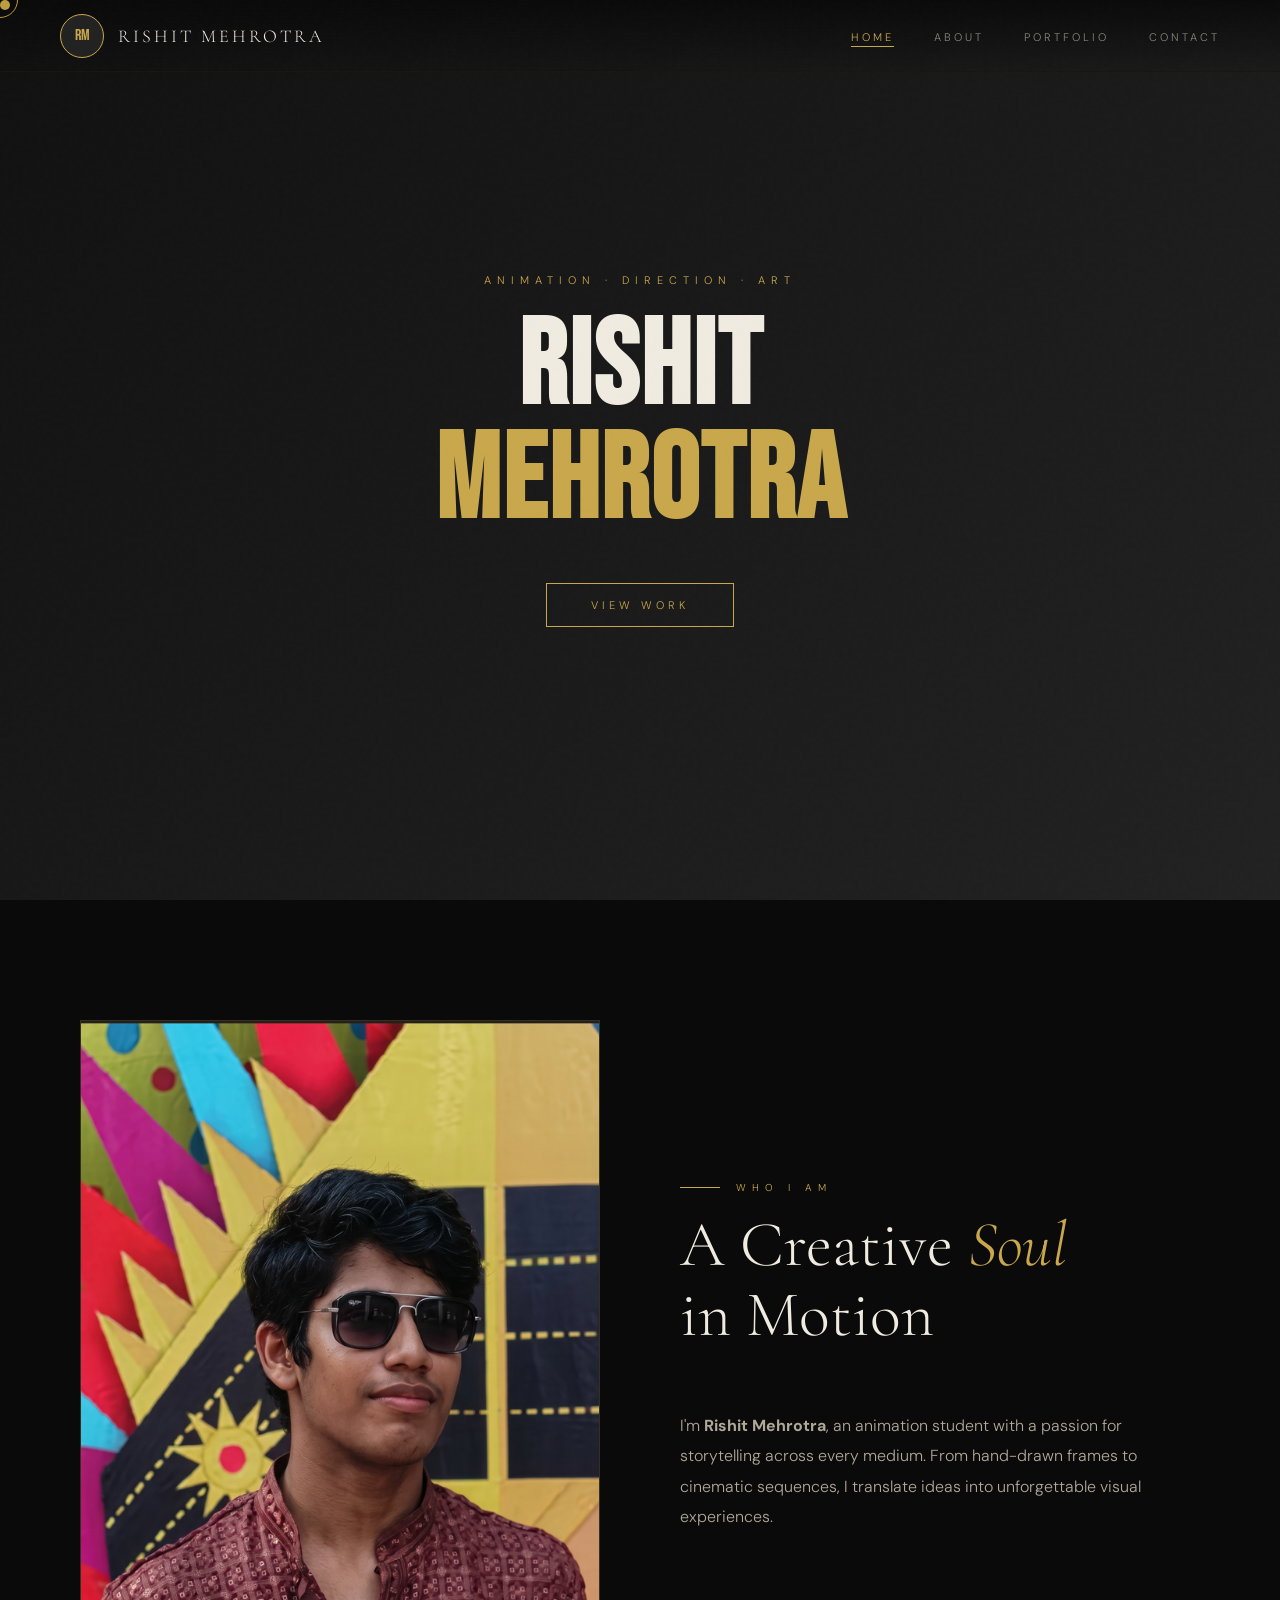
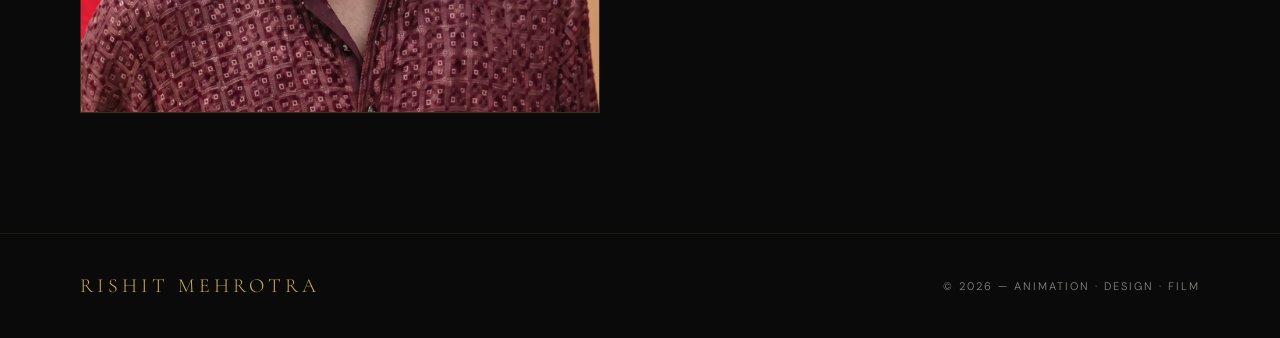
<file: index.html>
<!DOCTYPE html>
<html lang="en">
<head>
  <meta charset="UTF-8">
  <title>Home | Rishit Mehrotra</title>
  <link href="https://fonts.googleapis.com/css2?family=Cormorant+Garamond:ital,wght@0,300;0,400;0,600;1,300;1,400&family=Bebas+Neue&family=DM+Sans:wght@300;400;500&display=swap" rel="stylesheet">
  <link rel="stylesheet" href="style.css">
</head>
<body>

<div class="cursor" id="cursor"></div>
<div class="cursor-ring" id="cursorRing"></div>

<nav>
  <div class="nav-logo">
    <div class="logo-placeholder">RM</div>
    <span class="nav-name">Rishit Mehrotra</span>
  </div>
  <ul class="nav-links">
    <li><a href="index.html" class="active">Home</a></li>
    <li><a href="about.html">About</a></li>
    <li><a href="portfolio.html">Portfolio</a></li>
    <li><a href="contact.html">Contact</a></li>
  </ul>
</nav>

<!-- SINGLE STATIC BANNER -->
<div class="banner">
  <div class="banner-slides">
    <div class="banner-slide" style="opacity: 1; z-index: 1;">
      <div class="banner-slide-bg"></div>
      <div class="banner-content">
        <span class="banner-eyebrow">Animation · Direction · Art</span>
        <h1 class="banner-title">RISHIT<br><span>MEHROTRA</span></h1>
        <a href="portfolio.html" class="banner-cta">View Work</a>
      </div>
    </div>
  </div>
</div>

<div class="section about-brief">
  <div class="about-brief-grid">
    <div>
      <div style="aspect-ratio:3/4; background:var(--dark2); position:relative; overflow:hidden; border:1px solid rgba(201,168,76,0.15);">
        <img src="images/Screenshot%202026-05-29%20150805.png" style="width:100%; height:100%; object-fit:cover;" alt="Rishit Mehrotra">
      </div>
    </div>
    <div class="about-text">
      <div class="section-eyebrow">Who I Am</div>
      <h2 class="section-title fade-in">A Creative <em>Soul</em><br>in Motion</h2>
      <p class="fade-in">I'm <strong>Rishit Mehrotra</strong>, an animation student with a passion for storytelling across every medium. From hand-drawn frames to cinematic sequences, I translate ideas into unforgettable visual experiences.</p>
    </div>
  </div>
</div>

<footer>
  <div class="footer-name">Rishit Mehrotra</div>
  <div class="footer-text">© 2026 — Animation · Design · Film</div>
</footer>

<script src="script.js"></script>
</body>
</html>
</file>
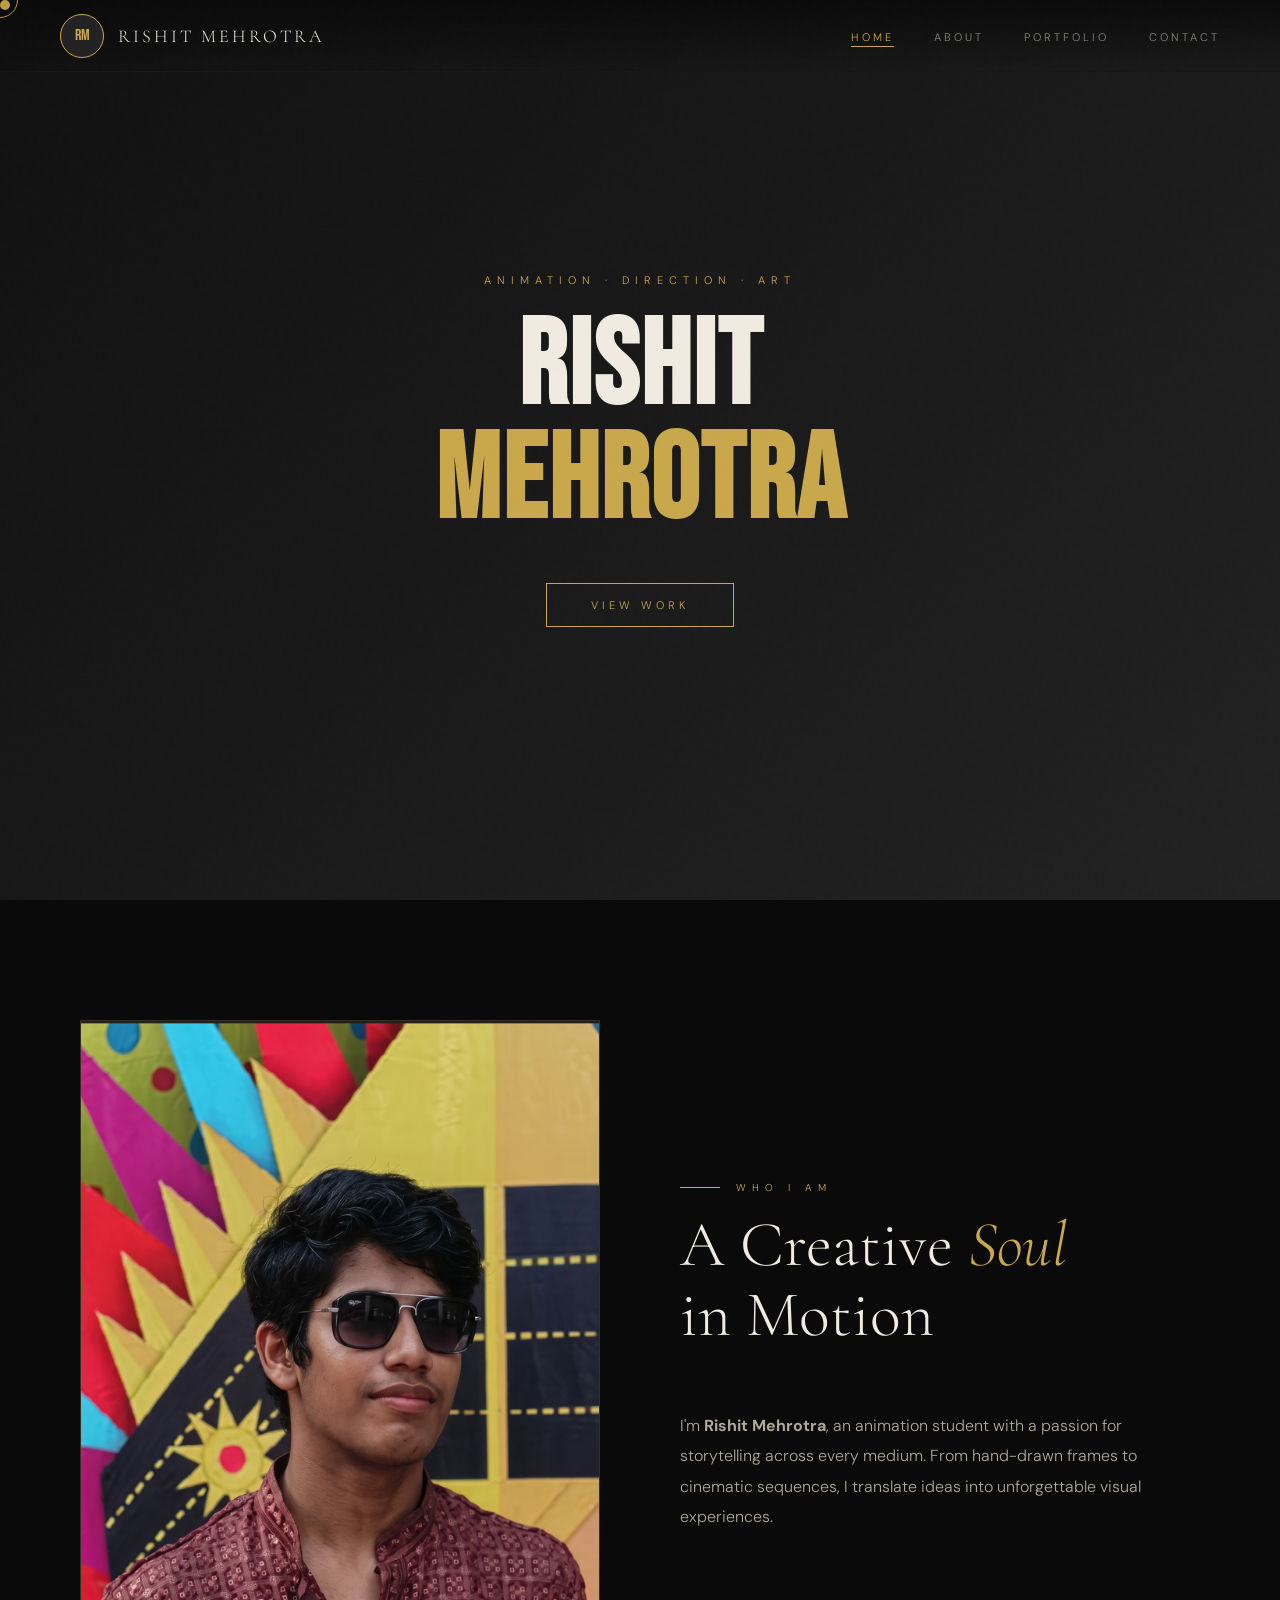
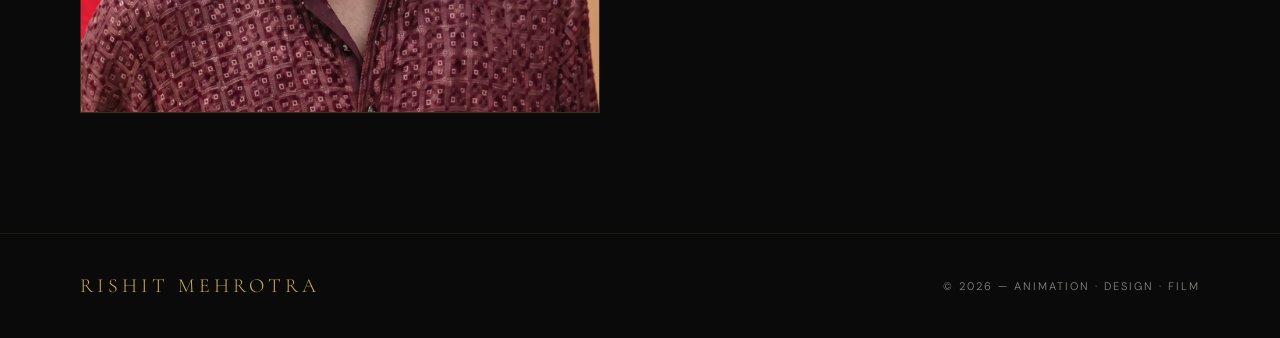
<file: portfolio/index.html>
<!DOCTYPE html>
<html lang="en">
<head>
  <meta charset="UTF-8">
  <title>Home | Rishit Mehrotra</title>
  <link href="https://fonts.googleapis.com/css2?family=Cormorant+Garamond:ital,wght@0,300;0,400;0,600;1,300;1,400&family=Bebas+Neue&family=DM+Sans:wght@300;400;500&display=swap" rel="stylesheet">
  <link rel="stylesheet" href="style.css">
</head>
<body>

<div class="cursor" id="cursor"></div>
<div class="cursor-ring" id="cursorRing"></div>

<nav>
  <div class="nav-logo">
    <div class="logo-placeholder">RM</div>
    <span class="nav-name">Rishit Mehrotra</span>
  </div>
  <ul class="nav-links">
    <li><a href="index.html" class="active">Home</a></li>
    <li><a href="about.html">About</a></li>
    <li><a href="portfolio.html">Portfolio</a></li>
    <li><a href="contact.html">Contact</a></li>
  </ul>
</nav>

<!-- SINGLE STATIC BANNER -->
<div class="banner">
  <div class="banner-slides">
    <div class="banner-slide" style="opacity: 1; z-index: 1;">
      <div class="banner-slide-bg"></div>
      <div class="banner-content">
        <span class="banner-eyebrow">Animation · Direction · Art</span>
        <h1 class="banner-title">RISHIT<br><span>MEHROTRA</span></h1>
        <a href="portfolio.html" class="banner-cta">View Work</a>
      </div>
    </div>
  </div>
</div>

<div class="section about-brief">
  <div class="about-brief-grid">
    <div>
      <div style="aspect-ratio:3/4; background:var(--dark2); position:relative; overflow:hidden; border:1px solid rgba(201,168,76,0.15);">
        <img src="images/Screenshot%202026-05-29%20150805.png" style="width:100%; height:100%; object-fit:cover;" alt="Rishit Mehrotra">
      </div>
    </div>
    <div class="about-text">
      <div class="section-eyebrow">Who I Am</div>
      <h2 class="section-title fade-in">A Creative <em>Soul</em><br>in Motion</h2>
      <p class="fade-in">I'm <strong>Rishit Mehrotra</strong>, an animation student with a passion for storytelling across every medium. From hand-drawn frames to cinematic sequences, I translate ideas into unforgettable visual experiences.</p>
    </div>
  </div>
</div>

<footer>
  <div class="footer-name">Rishit Mehrotra</div>
  <div class="footer-text">© 2026 — Animation · Design · Film</div>
</footer>

<script src="script.js"></script>
</body>
</html>
</file>
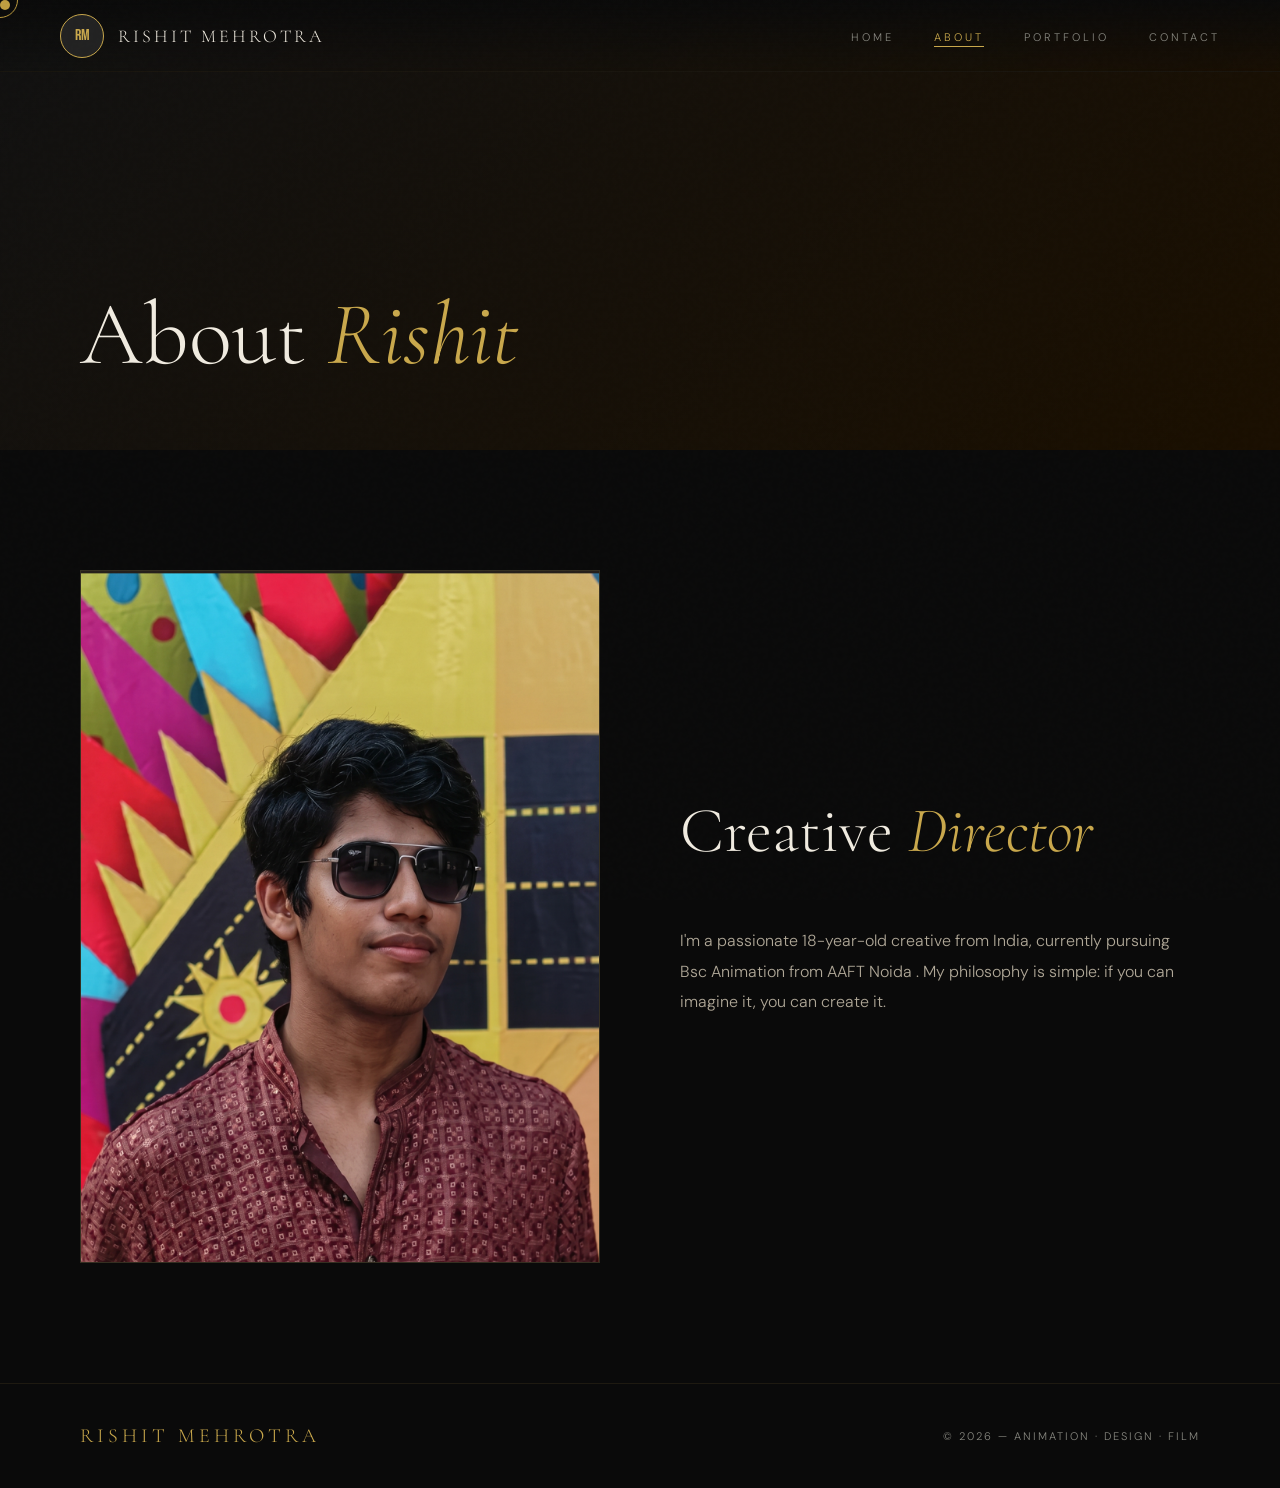
<file: ABOUT.html>
<!DOCTYPE html>
<html lang="en">
<head>
  <meta charset="UTF-8">
  <title>About | Rishit Mehrotra</title>
  <link href="https://fonts.googleapis.com/css2?family=Cormorant+Garamond:ital,wght@0,300;0,400;0,600;1,300;1,400&family=Bebas+Neue&family=DM+Sans:wght@300;400;500&display=swap" rel="stylesheet">
  <link rel="stylesheet" href="style.css">
</head>
<body>

<div class="cursor" id="cursor"></div>
<div class="cursor-ring" id="cursorRing"></div>

<nav>
  <div class="nav-logo">
    <div class="logo-placeholder">RM</div>
    <span class="nav-name">Rishit Mehrotra</span>
  </div>
  <ul class="nav-links">
    <li><a href="index.html">Home</a></li>
    <li><a href="about.html" class="active">About</a></li>
    <li><a href="portfolio.html">Portfolio</a></li>
    <li><a href="contact.html">Contact</a></li>
  </ul>
</nav>

<div class="page-hero">
  <h1 class="page-hero-title fade-in" style="z-index: 2;">About <em>Rishit</em></h1>
</div>

<div class="section">
  <div class="about-detail-grid">
    <div>
      <!-- SIMPLIFIED: Bas src="" ke andar apni photo ka naam likho -->
      <div style="aspect-ratio:3/4; background:var(--dark2); position:relative; overflow:hidden; border:1px solid rgba(201,168,76,0.15);">
        <img src="images/Screenshot%202026-05-29%20150805.png"   style="width:100%; height:100%; object-fit:cover;" alt="Rishit Mehrotra Profile">
      </div>
    </div>
    <div class="about-text fade-in">
      <h2 class="section-title">Creative <em>Director</em></h2>
      <p>I'm a passionate 18-year-old creative from India, currently pursuing Bsc Animation from AAFT Noida   . My philosophy is simple: if you can imagine it, you can create it.</p>
    </div>
  </div>
</div>

<footer>
  <div class="footer-name">Rishit Mehrotra</div>
  <div class="footer-text">© 2026 — Animation · Design · Film</div>
</footer>

<script src="script.js"></script>
</body>
</html>
</file>
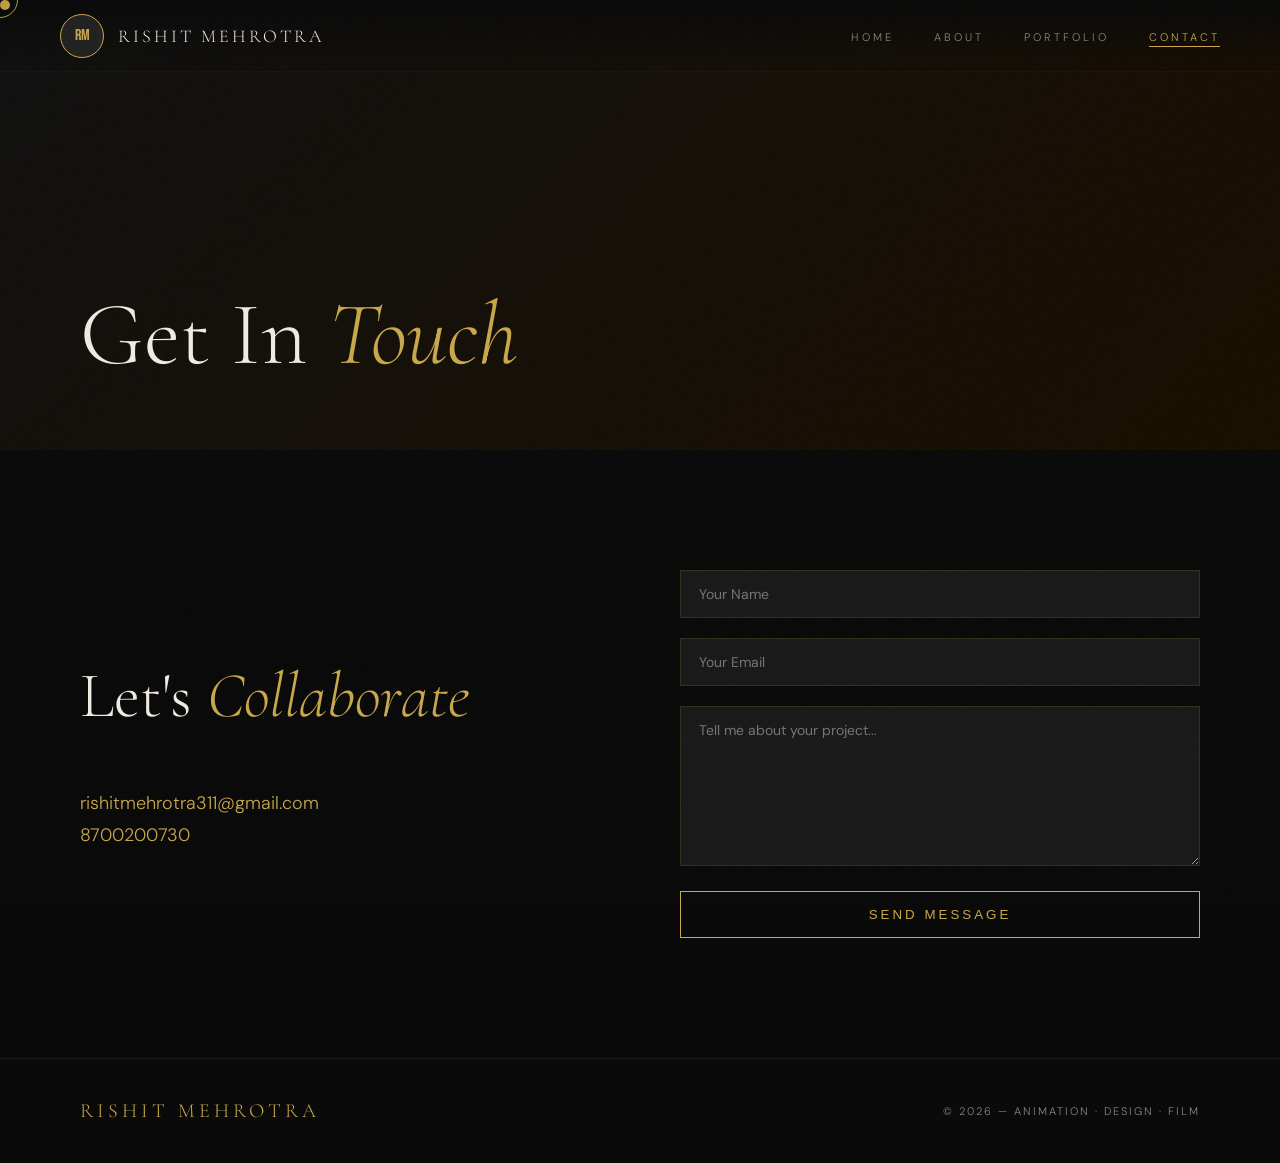
<file: contact.html>
<!DOCTYPE html>
<html lang="en">
<head>
  <meta charset="UTF-8">
  <title>Contact | Rishit Mehrotra</title>
  <link href="https://fonts.googleapis.com/css2?family=Cormorant+Garamond:ital,wght@0,300;0,400;0,600;1,300;1,400&family=Bebas+Neue&family=DM+Sans:wght@300;400;500&display=swap" rel="stylesheet">
  <link rel="stylesheet" href="style.css">
</head>
<body>

<div class="cursor" id="cursor"></div>
<div class="cursor-ring" id="cursorRing"></div>

<nav>
  <div class="nav-logo">
    <div class="logo-placeholder">RM</div>
    <span class="nav-name">Rishit Mehrotra</span>
  </div>
  <ul class="nav-links">
    <li><a href="index.html">Home</a></li>
    <li><a href="about.html">About</a></li>
    <li><a href="portfolio.html">Portfolio</a></li>
    <li><a href="contact.html" class="active">Contact</a></li>
  </ul>
</nav>

<div class="page-hero">
  <h1 class="page-hero-title fade-in" style="z-index: 2;">Get In <em>Touch</em></h1>
</div>

<div class="section">
  <div class="about-detail-grid fade-in">
    <div>
      <h2 class="section-title">Let's <em>Collaborate</em></h2>
      <p style="color:var(--gold); font-size: 18px; margin-bottom: 8px;">rishitmehrotra311@gmail.com</p>
      <p style="color:var(--gold); font-size: 18px;">8700200730</p>
    </div>
    <div>
      <input type="text" class="form-input" placeholder="Your Name">
      <input type="email" class="form-input" placeholder="Your Email">
      <textarea class="form-textarea" placeholder="Tell me about your project..."></textarea>
      <button style="padding:15px 30px; background:transparent; border:1px solid var(--gold); color:var(--gold); text-transform:uppercase; letter-spacing:3px; cursor:pointer; width:100%;">Send Message</button>
    </div>
  </div>
</div>

<footer>
  <div class="footer-name">Rishit Mehrotra</div>
  <div class="footer-text">© 2026 — Animation · Design · Film</div>
</footer>

<script src="script.js"></script>
</body>
</html>
</file>
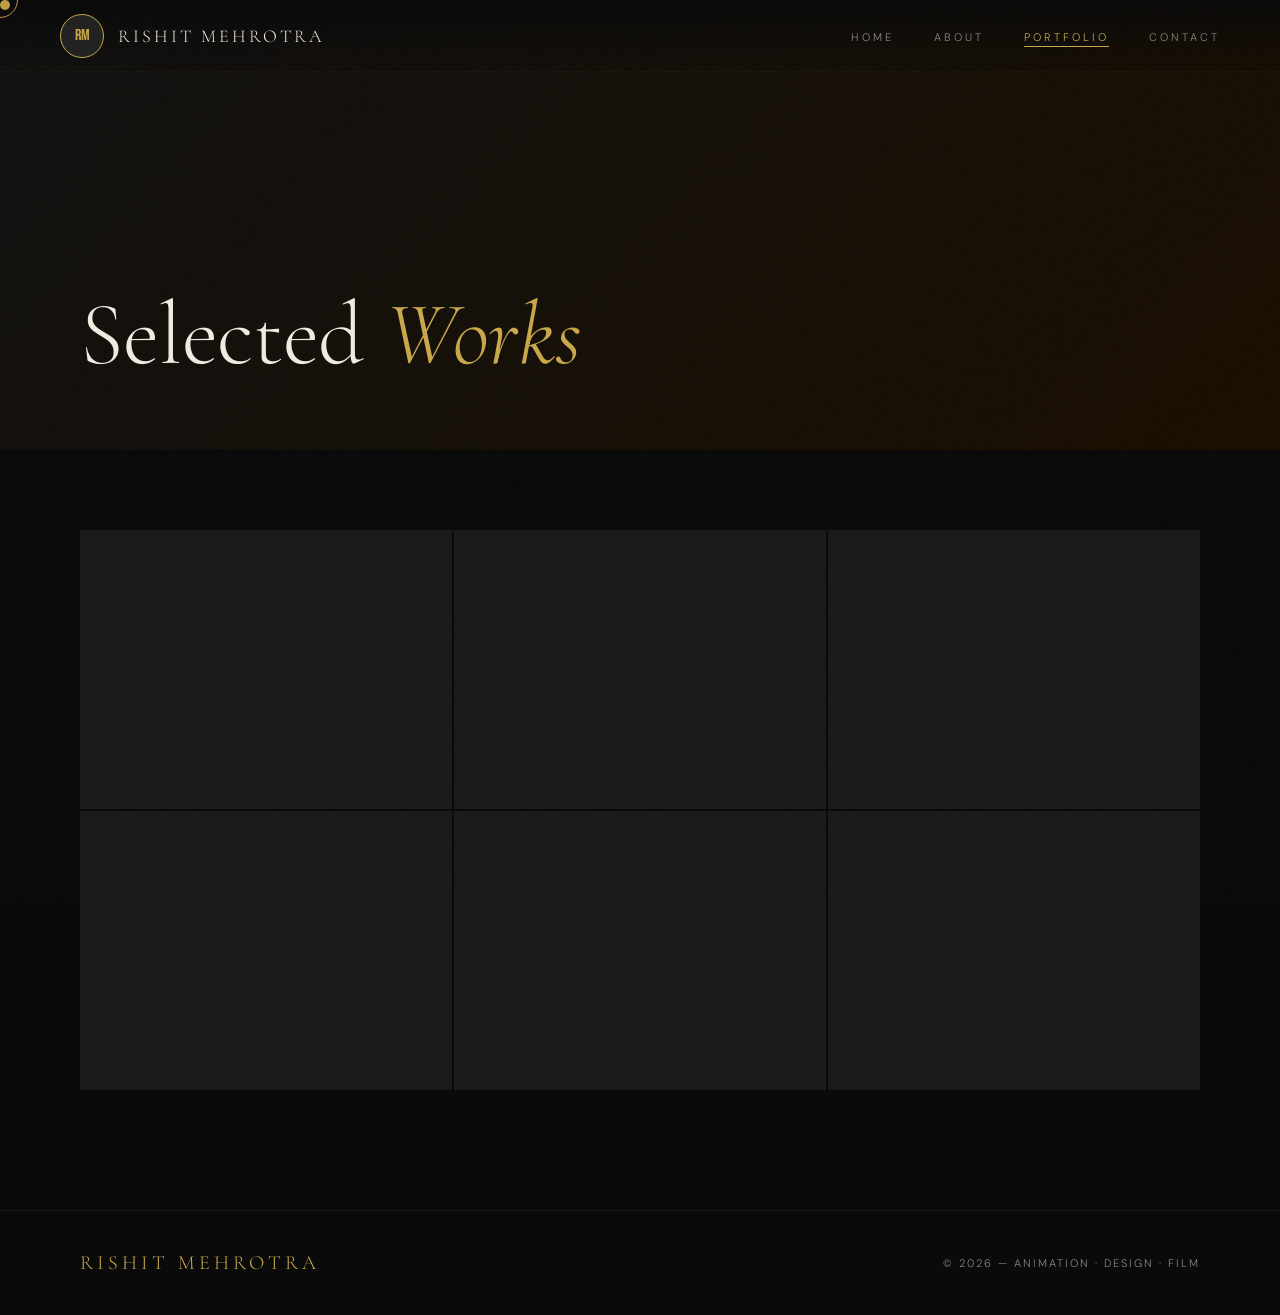
<file: portfolio.html>
<!DOCTYPE html>
<html lang="en">
<head>
  <meta charset="UTF-8">
  <title>Portfolio | Rishit Mehrotra</title>
  <link href="https://fonts.googleapis.com/css2?family=Cormorant+Garamond:ital,wght@0,300;0,400;0,600;1,300;1,400&family=Bebas+Neue&family=DM+Sans:wght@300;400;500&display=swap" rel="stylesheet">
  <link rel="stylesheet" href="style.css">
</head>
<body>

<div class="cursor" id="cursor"></div>
<div class="cursor-ring" id="cursorRing"></div>

<nav>
  <div class="nav-logo">
    <div class="logo-placeholder">RM</div>
    <span class="nav-name">Rishit Mehrotra</span>
  </div>
  <ul class="nav-links">
    <li><a href="index.html">Home</a></li>
    <li><a href="about.html">About</a></li>
    <li><a href="portfolio.html" class="active">Portfolio</a></li>
    <li><a href="contact.html">Contact</a></li>
  </ul>
</nav>

<div class="page-hero">
  <h1 class="page-hero-title fade-in" style="z-index: 2;">Selected <em>Works</em></h1>
</div>

<div class="section" style="padding-top: 80px;">
  <div class="work-grid fade-in">
    <!-- Click on this will open Graphic Design Grid -->
    <div class="work-item" onclick="openSubSections('Graphic Design')">
      <div class="work-item-bg" style="background-image: url('https://images.unsplash.com/photo-1626785774573-4b799315345d?auto=format&fit=crop&w=800&q=80');"></div>
      <div class="work-overlay"><div class="work-title">Graphic Design</div></div>
    </div>
    
    <div class="work-item" onclick="openSubSections('Motion Graphics')">
      <div class="work-item-bg" style="background-image: url('https://images.unsplash.com/photo-1550745165-9bc0b252726f?auto=format&fit=crop&w=800&q=80');"></div>
      <div class="work-overlay"><div class="work-title">Motion Graphics</div></div>
    </div>
    
    <div class="work-item" onclick="openSubSections('VFX')">
      <div class="work-item-bg" style="background-image: url('https://images.unsplash.com/photo-1618005182384-a83a8bd57fbe?auto=format&fit=crop&w=800&q=80');"></div>
      <div class="work-overlay"><div class="work-title">VFX</div></div>
    </div>

    <div class="work-item" onclick="openSubSections('Video Editing')">
      <div class="work-item-bg" style="background-image: url('https://images.unsplash.com/photo-1574717024653-61fd2cf4d44d?auto=format&fit=crop&w=800&q=80');"></div>
      <div class="work-overlay"><div class="work-title">Video Editing</div></div>
    </div>

    <div class="work-item" onclick="openSubSections('2D Animation')">
      <div class="work-item-bg" style="background-image: url('https://images.unsplash.com/photo-1513364776144-60967b0f800f?auto=format&fit=crop&w=800&q=80');"></div>
      <div class="work-overlay"><div class="work-title">2D Animation</div></div>
    </div>

    <div class="work-item" onclick="openSubSections('Vector Illustration')">
      <div class="work-item-bg" style="background-image: url('https://images.unsplash.com/photo-1626785774573-4b799315345d?auto=format&fit=crop&w=800&q=80');"></div>
      <div class="work-overlay"><div class="work-title">Vector Illustration</div></div>
    </div>
  </div>
</div>

<footer>
  <div class="footer-name">Rishit Mehrotra</div>
  <div class="footer-text">© 2026 — Animation · Design · Film</div>
</footer>

<!-- MODAL WITH SPECIFIC CATEGORY GRIDS -->
<div class="sub-modal-overlay" id="subModal">
  <div class="sub-modal-content">
    <span class="close-modal" onclick="closeSubSections()">&times;</span>
    <h3 class="modal-title">Explore <em id="modalCategoryName">Category</em></h3>
    
    <!-- 1. GRAPHIC DESIGN (IMAGES) - NOW WITH 6 SECTIONS -->
    <div class="category-grid" id="grid-Graphic-Design">
      <!-- Tumhari 3 purani images (Updated to contain) -->
      <div class="sub-project">
        <img src="images/logo .png" style="width: 100%; height: 100%; object-fit: contain; background: #1A1A1A;" alt="Veridian Logo">
        <div class="sub-project-info"><div class="sub-project-title">Veridian Logo Design</div></div>
      </div>
      <div class="sub-project">
        <img src="images/letter head ].jpg" style="width: 100%; height: 100%; object-fit: contain; background: #1A1A1A;" alt="Veridian Letterhead">
        <div class="sub-project-info"><div class="sub-project-title">Veridian Letterhead</div></div>
      </div>
      <div class="sub-project">
        <img src="images/visting card.jpg" style="width: 100%; height: 100%; object-fit: contain; background: #1A1A1A;" alt="Veridian Visiting Card">
        <div class="sub-project-info"><div class="sub-project-title">Veridian Visiting Card</div></div>
      </div>
      
      <!-- 3 Naye sections (Updated to contain) -->
      <div class="sub-project">
        <img src="images/CHRISTMAS%20POST%20INSTA.jpg" style="width: 100%; height: 100%; object-fit: contain; background: #1A1A1A;" alt="New Design 1">
        <div class="sub-project-info"><div class="sub-project-title">Christmas Social media post  </div></div>
      </div>
      <div class="sub-project">
        <img src="images/insta%20post%20perfume.jpg" style="width: 100%; height: 100%; object-fit: contain; background: #1A1A1A;" alt="New Design 2">
        <div class="sub-project-info"><div class="sub-project-title"> Social media post </div></div>
      </div>
      <div class="sub-project">
        <img src="images/new%20year%20post%20instagram.jpg" style="width: 100%; height: 100%; object-fit: contain; background: #1A1A1A;" alt="New Design 3">
        <div class="sub-project-info"><div class="sub-project-title">New Year Social media post </div></div>
      </div>
    </div>

    <!-- 2. MOTION GRAPHICS (2 VIDEO EMBEDS ONLY) -->
    <div class="category-grid" id="grid-Motion-Graphics">
      <!-- PEHLA SECTION -->
      <div class="sub-project">
        <iframe style="width: 100%; height: 100%; border: none;" src="https://www.youtube.com/embed/qFF3JjO9DPI?si=51Ap0_PPRa1yQbyQ" title="YouTube video player" allow="accelerometer; autoplay; clipboard-write; encrypted-media; gyroscope; picture-in-picture; web-share" referrerpolicy="strict-origin-when-cross-origin" allowfullscreen></iframe>
        <div class="sub-project-info" style="pointer-events: none;"><div class="sub-project-title">logo animation </div></div>
      </div>
      <!-- DOOSRA SECTION -->
      <div class="sub-project">
        <iframe style="width: 100%; height: 100%; border: none;" src="https://www.youtube.com/embed/VdnBoLTJ7lg?si=Y6Qv6qmpZlOQr1hm" title="YouTube video player" allow="accelerometer; autoplay; clipboard-write; encrypted-media; gyroscope; picture-in-picture; web-share" referrerpolicy="strict-origin-when-cross-origin" allowfullscreen></iframe>
        <div class="sub-project-info" style="pointer-events: none;"><div class="sub-project-title">amul lassi ad </div></div>
      </div>
    </div>

    <!-- 3. VFX (3 VIDEO EMBEDS) -->
    <div class="category-grid" id="grid-VFX">
      <!-- PEHLA SECTION: DOUBLE ROLE -->
      <div class="sub-project">
        <iframe style="width: 100%; height: 100%; border: none;" src="https://www.youtube.com/embed/6G1BbvAcrJU?si=gN6RECuSSPBO9Mx1" title="YouTube video player" allow="accelerometer; autoplay; clipboard-write; encrypted-media; gyroscope; picture-in-picture; web-share" referrerpolicy="strict-origin-when-cross-origin" allowfullscreen></iframe>
        <div class="sub-project-info" style="pointer-events: none;"><div class="sub-project-title">DOUBLE ROLE</div></div>
      </div>
      
      <!-- DOOSRA SECTION: MATT PAINTING ANIMATION -->
      <div class="sub-project">
        <iframe style="width: 100%; height: 100%; border: none;" src="https://www.youtube.com/embed/SfvnxkYUaRM?si=bxvb2KxNAT7-1OKB" title="YouTube video player" allow="accelerometer; autoplay; clipboard-write; encrypted-media; gyroscope; picture-in-picture; web-share" referrerpolicy="strict-origin-when-cross-origin" allowfullscreen></iframe>
        <div class="sub-project-info" style="pointer-events: none;"><div class="sub-project-title">MATT PAINTING ANIMATION</div></div>
      </div>
      
      <!-- TEESRA SECTION: VFX PROJECT -->
      <div class="sub-project">
        <iframe style="width: 100%; height: 100%; border: none;" src="https://www.youtube.com/embed/7FQnsnrwPkQ?si=CgXWa43e7fMvwaR_" title="YouTube video player" allow="accelerometer; autoplay; clipboard-write; encrypted-media; gyroscope; picture-in-picture; web-share" referrerpolicy="strict-origin-when-cross-origin" allowfullscreen></iframe>
        <div class="sub-project-info" style="pointer-events: none;"><div class="sub-project-title">Rotoscope </div></div>
      </div>
    </div>

    <!-- 4. VIDEO EDITING (2 VIDEO EMBEDS ONLY) -->
    <div class="category-grid" id="grid-Video-Editing">
      <!-- PEHLA SECTION -->
      <div class="sub-project">
        <iframe style="width: 100%; height: 100%; border: none;" src="https://www.youtube.com/embed/csO1Xcdmxhw?si=SYE6xve55A8Y0D-k" title="YouTube video player" allow="accelerometer; autoplay; clipboard-write; encrypted-media; gyroscope; picture-in-picture; web-share" referrerpolicy="strict-origin-when-cross-origin" allowfullscreen></iframe>
        <div class="sub-project-info" style="pointer-events: none;"><div class="sub-project-title">fan made trailer</div></div>
      </div>
      
      <!-- DOOSRA SECTION: SHORT FILM TEASER -->
      <div class="sub-project">
        <iframe style="width: 100%; height: 100%; border: none;" src="https://www.youtube.com/embed/lOnZskZz7A8?si=yPlwgLbqpKtRAk8e" title="YouTube video player" allow="accelerometer; autoplay; clipboard-write; encrypted-media; gyroscope; picture-in-picture; web-share" referrerpolicy="strict-origin-when-cross-origin" allowfullscreen></iframe>
        <div class="sub-project-info" style="pointer-events: none;"><div class="sub-project-title">SHORT FILM TEASER</div></div>
      </div>
    </div>

    <!-- 5. 2D ANIMATION (SINGLE BEHANCE EMBED) -->
    <div class="category-grid" id="grid-2D-Animation">
      <div class="sub-project">
        <iframe style="width: 100%; height: 100%; border: none;" src="https://www.behance.net/embed/project/240663005?ilo0=1" allowfullscreen lazyload allow="clipboard-write" refererPolicy="strict-origin-when-cross-origin"></iframe>
        <div class="sub-project-info" style="pointer-events: none;"><div class="sub-project-title"></div></div>
      </div>
    </div>

    <!-- 6. VECTOR ILLUSTRATION (2 IMAGE SECTIONS) -->
    <div class="category-grid" id="grid-Vector-Illustration">
      <!-- PEHLI IMAGE (Updated to contain) -->
      <div class="sub-project">
        <img src="images/POTRAIT.jpg" style="width:100%; height:100%; object-fit:contain; background: #1A1A1A;" alt="Vector Illustration 1">
        <div class="sub-project-info"><div class="sub-project-title">Vector Potrait</div></div>
      </div>
      
      <!-- DOOSRI IMAGE (Updated to contain) -->
      <div class="sub-project">
        <img src="images/character%20design.jpg" style="width:100%; height:100%; object-fit:contain; background: #1A1A1A;" alt="Vector Illustration 2">
        <div class="sub-project-info"><div class="sub-project-title">character design</div></div>
      </div>
    </div>

  </div>
</div>

<script src="script.js"></script>
</body>
</html>
</file>
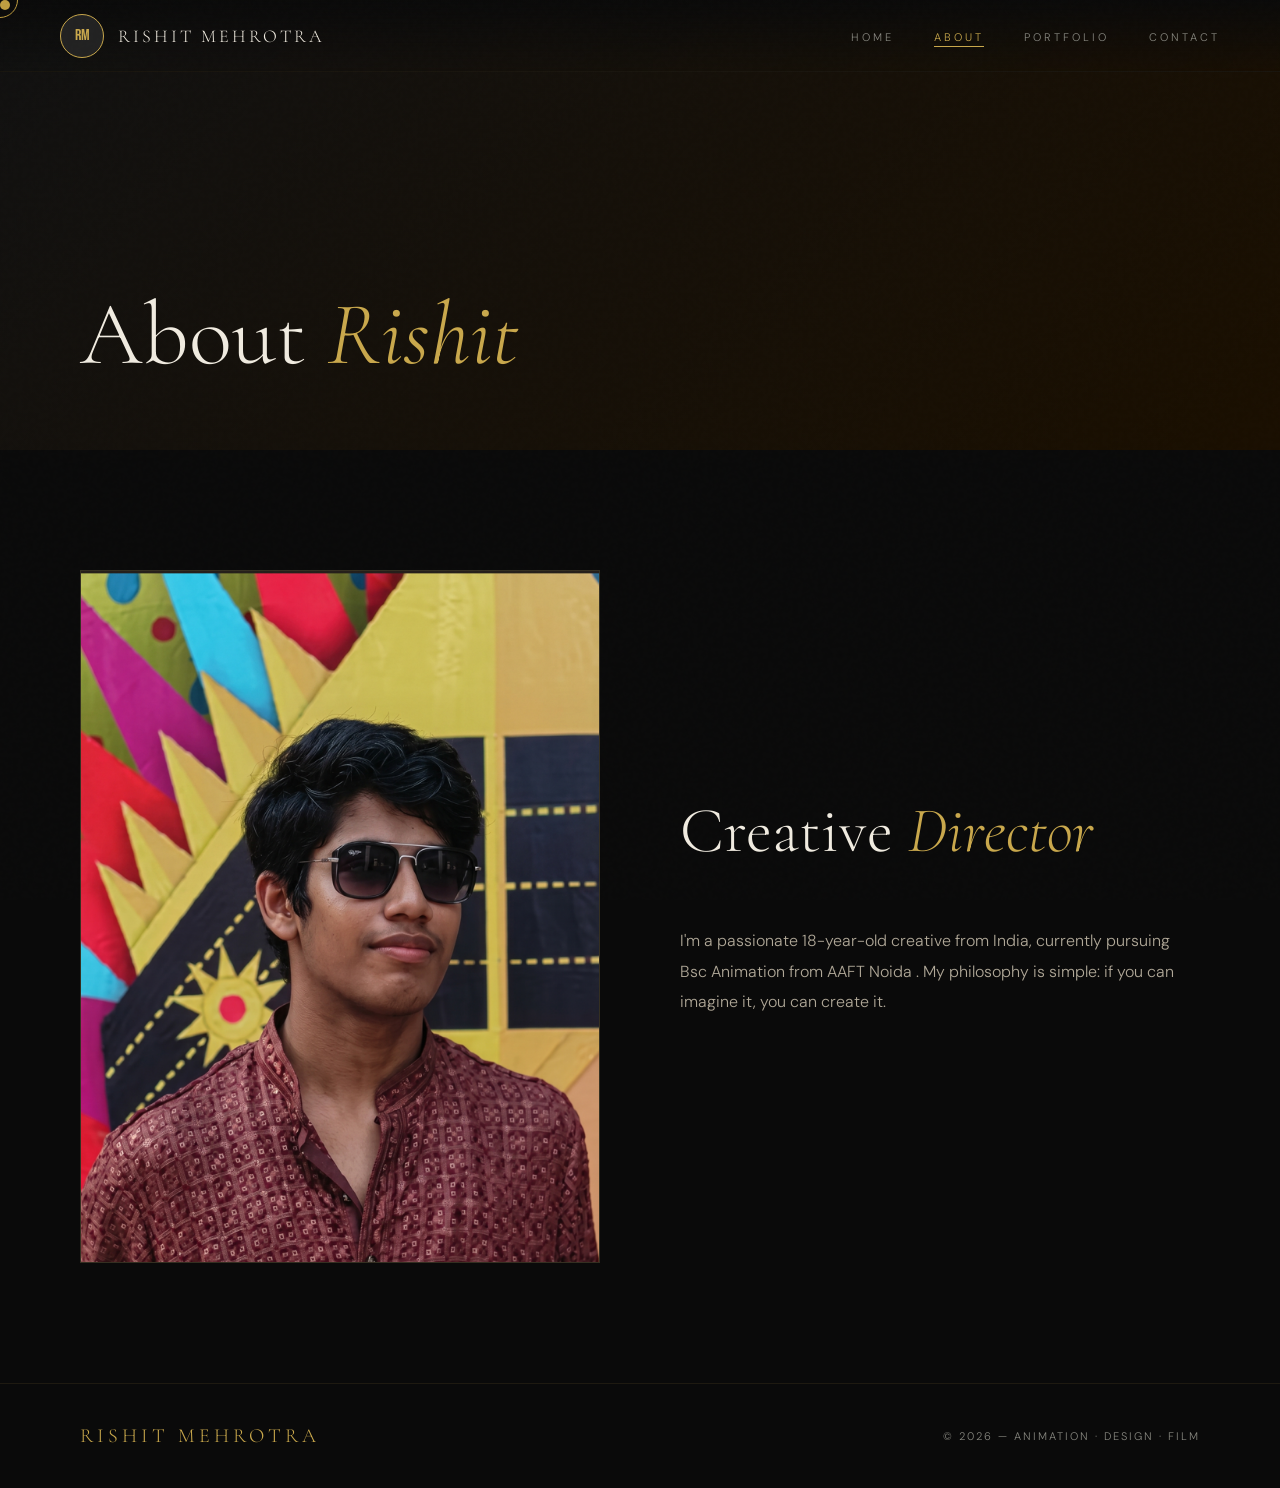
<file: portfolio/ABOUT.html>
<!DOCTYPE html>
<html lang="en">
<head>
  <meta charset="UTF-8">
  <title>About | Rishit Mehrotra</title>
  <link href="https://fonts.googleapis.com/css2?family=Cormorant+Garamond:ital,wght@0,300;0,400;0,600;1,300;1,400&family=Bebas+Neue&family=DM+Sans:wght@300;400;500&display=swap" rel="stylesheet">
  <link rel="stylesheet" href="style.css">
</head>
<body>

<div class="cursor" id="cursor"></div>
<div class="cursor-ring" id="cursorRing"></div>

<nav>
  <div class="nav-logo">
    <div class="logo-placeholder">RM</div>
    <span class="nav-name">Rishit Mehrotra</span>
  </div>
  <ul class="nav-links">
    <li><a href="index.html">Home</a></li>
    <li><a href="about.html" class="active">About</a></li>
    <li><a href="portfolio.html">Portfolio</a></li>
    <li><a href="contact.html">Contact</a></li>
  </ul>
</nav>

<div class="page-hero">
  <h1 class="page-hero-title fade-in" style="z-index: 2;">About <em>Rishit</em></h1>
</div>

<div class="section">
  <div class="about-detail-grid">
    <div>
      <!-- SIMPLIFIED: Bas src="" ke andar apni photo ka naam likho -->
      <div style="aspect-ratio:3/4; background:var(--dark2); position:relative; overflow:hidden; border:1px solid rgba(201,168,76,0.15);">
        <img src="images/Screenshot%202026-05-29%20150805.png"   style="width:100%; height:100%; object-fit:cover;" alt="Rishit Mehrotra Profile">
      </div>
    </div>
    <div class="about-text fade-in">
      <h2 class="section-title">Creative <em>Director</em></h2>
      <p>I'm a passionate 18-year-old creative from India, currently pursuing Bsc Animation from AAFT Noida   . My philosophy is simple: if you can imagine it, you can create it.</p>
    </div>
  </div>
</div>

<footer>
  <div class="footer-name">Rishit Mehrotra</div>
  <div class="footer-text">© 2026 — Animation · Design · Film</div>
</footer>

<script src="script.js"></script>
</body>
</html>
</file>
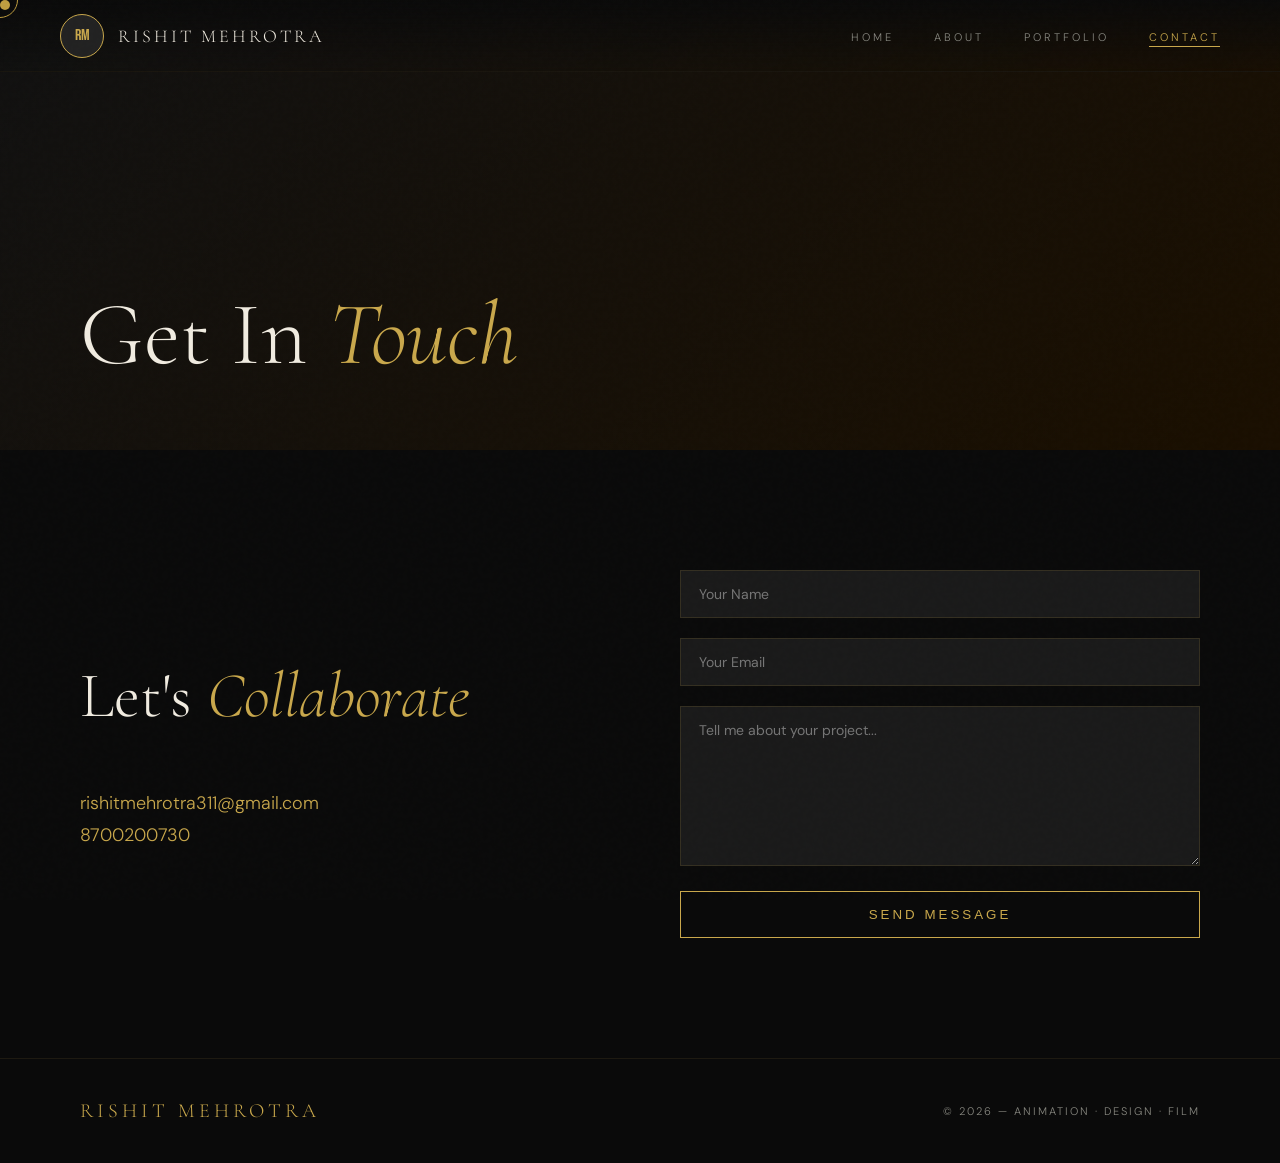
<file: portfolio/contact.html>
<!DOCTYPE html>
<html lang="en">
<head>
  <meta charset="UTF-8">
  <title>Contact | Rishit Mehrotra</title>
  <link href="https://fonts.googleapis.com/css2?family=Cormorant+Garamond:ital,wght@0,300;0,400;0,600;1,300;1,400&family=Bebas+Neue&family=DM+Sans:wght@300;400;500&display=swap" rel="stylesheet">
  <link rel="stylesheet" href="style.css">
</head>
<body>

<div class="cursor" id="cursor"></div>
<div class="cursor-ring" id="cursorRing"></div>

<nav>
  <div class="nav-logo">
    <div class="logo-placeholder">RM</div>
    <span class="nav-name">Rishit Mehrotra</span>
  </div>
  <ul class="nav-links">
    <li><a href="index.html">Home</a></li>
    <li><a href="about.html">About</a></li>
    <li><a href="portfolio.html">Portfolio</a></li>
    <li><a href="contact.html" class="active">Contact</a></li>
  </ul>
</nav>

<div class="page-hero">
  <h1 class="page-hero-title fade-in" style="z-index: 2;">Get In <em>Touch</em></h1>
</div>

<div class="section">
  <div class="about-detail-grid fade-in">
    <div>
      <h2 class="section-title">Let's <em>Collaborate</em></h2>
      <p style="color:var(--gold); font-size: 18px; margin-bottom: 8px;">rishitmehrotra311@gmail.com</p>
      <p style="color:var(--gold); font-size: 18px;">8700200730</p>
    </div>
    <div>
      <input type="text" class="form-input" placeholder="Your Name">
      <input type="email" class="form-input" placeholder="Your Email">
      <textarea class="form-textarea" placeholder="Tell me about your project..."></textarea>
      <button style="padding:15px 30px; background:transparent; border:1px solid var(--gold); color:var(--gold); text-transform:uppercase; letter-spacing:3px; cursor:pointer; width:100%;">Send Message</button>
    </div>
  </div>
</div>

<footer>
  <div class="footer-name">Rishit Mehrotra</div>
  <div class="footer-text">© 2026 — Animation · Design · Film</div>
</footer>

<script src="script.js"></script>
</body>
</html>
</file>
<file: style.css>
:root {
  --gold: #C9A84C; --gold-light: #E8C97A; --gold-pale: #F5E6C0;
  --black: #0A0A0A; --dark: #111111; --dark2: #1A1A1A; --dark3: #222222;
  --offwhite: #F0EBE0; --cream: #FAF6EE; --text-muted: #888880;
}
* { margin: 0; padding: 0; box-sizing: border-box; }
html { scroll-behavior: smooth; }
body { background: var(--black); color: var(--offwhite); font-family: 'DM Sans', sans-serif; font-weight: 300; overflow-x: hidden; cursor: none; }

/* CUSTOM CURSOR & NOISE */
.cursor { width: 10px; height: 10px; background: var(--gold); border-radius: 50%; position: fixed; top: 0; left: 0; pointer-events: none; z-index: 9999; transition: transform 0.1s; mix-blend-mode: difference; }
.cursor-ring { width: 36px; height: 36px; border: 1px solid var(--gold); border-radius: 50%; position: fixed; top: 0; left: 0; pointer-events: none; z-index: 9998; transition: all 0.18s ease; mix-blend-mode: difference; }
body::before { content: ''; position: fixed; inset: 0; background-image: url("data:image/svg+xml,%3Csvg viewBox='0 0 200 200' xmlns='http://www.w3.org/2000/svg'%3E%3Cfilter id='n'%3E%3CfeTurbulence type='fractalNoise' baseFrequency='0.9' numOctaves='4' stitchTiles='stitch'/%3E%3C/filter%3E%3Crect width='100%25' height='100%25' filter='url(%23n)' opacity='0.03'/%3E%3C/svg%3E"); pointer-events: none; z-index: 9990; opacity: 0.4; }

/* NAVIGATION */
nav { position: fixed; top: 0; left: 0; right: 0; z-index: 1000; padding: 0 60px; height: 72px; display: flex; align-items: center; justify-content: space-between; background: linear-gradient(to bottom, rgba(10,10,10,0.95), transparent); backdrop-filter: blur(2px); border-bottom: 1px solid rgba(201,168,76,0.08); }
.nav-logo { display: flex; align-items: center; gap: 14px; }
.logo-placeholder { width: 44px; height: 44px; border-radius: 50%; border: 1.5px solid var(--gold); background: var(--dark3); display: flex; align-items: center; justify-content: center; font-family: 'Bebas Neue', sans-serif; font-size: 16px; color: var(--gold); }
.nav-name { font-family: 'Cormorant Garamond', serif; font-size: 18px; font-weight: 300; letter-spacing: 3px; color: var(--offwhite); text-transform: uppercase; }
.nav-links { display: flex; gap: 40px; list-style: none; }
.nav-links a { font-family: 'DM Sans', sans-serif; font-size: 11px; letter-spacing: 3px; text-transform: uppercase; color: var(--text-muted); text-decoration: none; position: relative; transition: color 0.3s; }
.nav-links a::after { content: ''; position: absolute; bottom: -3px; left: 0; width: 0; height: 1px; background: var(--gold); transition: width 0.3s; }
.nav-links a:hover, .nav-links a.active { color: var(--gold); }
.nav-links a:hover::after, .nav-links a.active::after { width: 100%; }

/* HERO & BANNER */
.banner { height: 100vh; position: relative; overflow: hidden; }
.banner-slides { display: flex; width: 400%; height: 100%; transition: transform 0.9s cubic-bezier(0.77, 0, 0.175, 1); }
.banner-slide { width: 25%; height: 100%; position: relative; display: flex; align-items: center; justify-content: center; }
.banner-slide-bg { position: absolute; inset: 0; background: var(--dark2); display: flex; align-items: center; justify-content: center; font-size: 13px; letter-spacing: 3px; color: var(--text-muted); text-transform: uppercase; overflow: hidden; }
.banner-slide-bg::before { content: ''; position: absolute; inset: 0; background: linear-gradient(135deg, var(--dark) 0%, var(--dark3) 100%); }
.banner-content { position: relative; z-index: 2; text-align: center; padding: 0 40px; }
.banner-eyebrow { font-size: 11px; letter-spacing: 6px; color: var(--gold); text-transform: uppercase; margin-bottom: 24px; display: block; opacity: 0; transform: translateY(20px); animation: fadeUp 0.8s 0.3s forwards; }
.banner-title { font-family: 'Bebas Neue', sans-serif; font-size: clamp(60px, 10vw, 120px); line-height: 0.95; letter-spacing: 2px; color: var(--offwhite); opacity: 0; transform: translateY(30px); animation: fadeUp 0.9s 0.5s forwards; }
.banner-title span { color: var(--gold); }
.banner-cta { margin-top: 44px; display: inline-block; padding: 14px 44px; border: 1px solid var(--gold); font-size: 11px; letter-spacing: 4px; text-transform: uppercase; color: var(--gold); text-decoration: none; transition: all 0.3s; opacity: 0; animation: fadeUp 0.8s 0.9s forwards; }
.banner-cta:hover { background: var(--gold); color: var(--black); }
.banner-nav { position: absolute; bottom: 40px; left: 50%; transform: translateX(-50%); display: flex; gap: 10px; z-index: 3; }
.banner-dot { width: 30px; height: 2px; background: rgba(201,168,76,0.3); cursor: pointer; transition: all 0.3s; }
.banner-dot.active { background: var(--gold); width: 50px; }
.banner-arrow { position: absolute; top: 50%; transform: translateY(-50%); z-index: 3; background: none; border: 1px solid rgba(201,168,76,0.3); color: var(--gold); width: 48px; height: 48px; display: flex; align-items: center; justify-content: center; cursor: pointer; transition: all 0.3s; font-size: 18px; }
.banner-arrow:hover { background: rgba(201,168,76,0.15); border-color: var(--gold); }
.banner-arrow.prev { left: 30px; } .banner-arrow.next { right: 30px; }

.page-hero { height: 50vh; min-height: 360px; display: flex; align-items: flex-end; padding: 0 80px 70px; background: linear-gradient(135deg, var(--dark) 0%, #1a0f00 100%); position: relative; overflow: hidden; }
.page-hero-title { font-family: 'Cormorant Garamond', serif; font-size: clamp(48px, 7vw, 90px); font-weight: 300; line-height: 1; color: var(--offwhite); }
.page-hero-title em { font-style: italic; color: var(--gold); }

/* SECTIONS & GRIDS */
.section { padding: 120px 80px; position: relative; }
.section-eyebrow { font-size: 10px; letter-spacing: 6px; color: var(--gold); text-transform: uppercase; margin-bottom: 16px; display: flex; align-items: center; gap: 16px; }
.section-eyebrow::before { content: ''; display: block; width: 40px; height: 1px; background: var(--gold); }
.section-title { font-family: 'Cormorant Garamond', serif; font-size: clamp(36px, 5vw, 64px); font-weight: 300; line-height: 1.1; color: var(--offwhite); margin-bottom: 60px; }
.section-title em { font-style: italic; color: var(--gold); }

.work-grid { display: grid; grid-template-columns: repeat(3, 1fr); gap: 2px; background: var(--black); }
.work-item { position: relative; aspect-ratio: 4/3; overflow: hidden; background: var(--dark2); cursor: pointer; }
.work-item-bg { width: 100%; height: 100%; background-size: cover; background-position: center; transition: transform 0.5s; }
.work-item:hover .work-item-bg { transform: scale(1.05); }
.work-overlay { position: absolute; inset: 0; background: linear-gradient(to top, rgba(0,0,0,0.9) 0%, transparent 60%); opacity: 0; transition: opacity 0.4s; display: flex; flex-direction: column; justify-content: flex-end; padding: 28px; }
.work-item:hover .work-overlay { opacity: 1; }
.work-title { font-family: 'Cormorant Garamond', serif; font-size: 22px; font-weight: 300; color: var(--offwhite); }

/* MODAL */
.sub-modal-overlay { display: none; position: fixed; inset: 0; background: rgba(10,10,10,0.95); backdrop-filter: blur(8px); z-index: 2000; align-items: center; justify-content: center; opacity: 0; transition: opacity 0.3s ease; }
.sub-modal-overlay.active { display: flex; opacity: 1; }
.sub-modal-content { background: var(--dark); border: 1px solid var(--gold); padding: 50px; width: 90%; max-width: 1000px; position: relative; transform: translateY(30px); transition: transform 0.4s cubic-bezier(0.175, 0.885, 0.32, 1.275); }
.sub-modal-overlay.active .sub-modal-content { transform: translateY(0); }
.close-modal { position: absolute; top: 20px; right: 25px; font-size: 32px; color: var(--gold); cursor: pointer; transition: transform 0.3s; }
.close-modal:hover { transform: rotate(90deg); }
.modal-title { font-family: 'Cormorant Garamond', serif; font-size: 36px; color: var(--offwhite); margin-bottom: 30px; font-weight: 300; }
.modal-title em { color: var(--gold); font-style: italic; }

.category-grid { display: none; grid-template-columns: repeat(3, 1fr); gap: 20px; }
.category-grid.active { display: grid; }
.sub-project { aspect-ratio: 4/3; background: var(--dark2); position: relative; overflow: hidden; border: 1px solid rgba(201,168,76,0.15); }
.sub-project-info { position: absolute; bottom: 0; left: 0; right: 0; padding: 20px; background: linear-gradient(to top, rgba(0,0,0,0.9), transparent); }
.sub-project-title { font-family: 'Cormorant Garamond', serif; font-size: 20px; color: var(--offwhite); }

/* OTHER GRIDS & TYPOGRAPHY */
.about-brief-grid, .about-detail-grid { display: grid; grid-template-columns: 1fr 1fr; gap: 80px; align-items: center; }
.about-text p, .contact-info p { font-size: 16px; line-height: 1.9; color: #b0a898; margin-bottom: 20px; }
.skills-grid { display: grid; grid-template-columns: repeat(2, 1fr); gap: 40px; }
.skill-bar { margin-bottom: 28px; }
.skill-info { display: flex; justify-content: space-between; margin-bottom: 10px; font-size: 12px; letter-spacing: 3px; text-transform: uppercase; }
.skill-track { height: 2px; background: rgba(201,168,76,0.1); }
.skill-fill { height: 100%; background: linear-gradient(to right, var(--gold), var(--gold-light)); }

footer { background: var(--black); border-top: 1px solid rgba(201,168,76,0.1); padding: 40px 80px; display: flex; justify-content: space-between; align-items: center; }
.footer-name { font-family: 'Cormorant Garamond', serif; font-size: 20px; color: var(--gold); text-transform: uppercase; letter-spacing: 4px; }
.footer-text { font-size: 11px; letter-spacing: 2px; color: var(--text-muted); text-transform: uppercase; }

/* ANIMATIONS */
@keyframes fadeUp { to { opacity: 1; transform: translateY(0); } }
.fade-in { opacity: 0; transform: translateY(30px); transition: opacity 0.8s, transform 0.8s; }
.fade-in.visible { opacity: 1; transform: translateY(0); }

/* FORMS */
.form-input, .form-textarea { width: 100%; background: var(--dark2); border: 1px solid rgba(201,168,76,0.15); color: var(--offwhite); padding: 14px 18px; font-family: 'DM Sans', sans-serif; font-size: 14px; outline: none; margin-bottom: 20px; transition: border-color 0.3s; }
.form-input:focus, .form-textarea:focus { border-color: var(--gold); }
.form-textarea { min-height: 160px; resize: vertical; }

@media(max-width: 900px) {
  nav { padding: 0 24px; } .section { padding: 60px 24px; }
  .work-grid, .category-grid, .about-brief-grid, .about-detail-grid { grid-template-columns: 1fr; gap: 40px; }
}
</file>
<file: portfolio/style.css>
:root {
  --gold: #C9A84C; --gold-light: #E8C97A; --gold-pale: #F5E6C0;
  --black: #0A0A0A; --dark: #111111; --dark2: #1A1A1A; --dark3: #222222;
  --offwhite: #F0EBE0; --cream: #FAF6EE; --text-muted: #888880;
}
* { margin: 0; padding: 0; box-sizing: border-box; }
html { scroll-behavior: smooth; }
body { background: var(--black); color: var(--offwhite); font-family: 'DM Sans', sans-serif; font-weight: 300; overflow-x: hidden; cursor: none; }

/* CUSTOM CURSOR & NOISE */
.cursor { width: 10px; height: 10px; background: var(--gold); border-radius: 50%; position: fixed; top: 0; left: 0; pointer-events: none; z-index: 9999; transition: transform 0.1s; mix-blend-mode: difference; }
.cursor-ring { width: 36px; height: 36px; border: 1px solid var(--gold); border-radius: 50%; position: fixed; top: 0; left: 0; pointer-events: none; z-index: 9998; transition: all 0.18s ease; mix-blend-mode: difference; }
body::before { content: ''; position: fixed; inset: 0; background-image: url("data:image/svg+xml,%3Csvg viewBox='0 0 200 200' xmlns='http://www.w3.org/2000/svg'%3E%3Cfilter id='n'%3E%3CfeTurbulence type='fractalNoise' baseFrequency='0.9' numOctaves='4' stitchTiles='stitch'/%3E%3C/filter%3E%3Crect width='100%25' height='100%25' filter='url(%23n)' opacity='0.03'/%3E%3C/svg%3E"); pointer-events: none; z-index: 9990; opacity: 0.4; }

/* NAVIGATION */
nav { position: fixed; top: 0; left: 0; right: 0; z-index: 1000; padding: 0 60px; height: 72px; display: flex; align-items: center; justify-content: space-between; background: linear-gradient(to bottom, rgba(10,10,10,0.95), transparent); backdrop-filter: blur(2px); border-bottom: 1px solid rgba(201,168,76,0.08); }
.nav-logo { display: flex; align-items: center; gap: 14px; }
.logo-placeholder { width: 44px; height: 44px; border-radius: 50%; border: 1.5px solid var(--gold); background: var(--dark3); display: flex; align-items: center; justify-content: center; font-family: 'Bebas Neue', sans-serif; font-size: 16px; color: var(--gold); }
.nav-name { font-family: 'Cormorant Garamond', serif; font-size: 18px; font-weight: 300; letter-spacing: 3px; color: var(--offwhite); text-transform: uppercase; }
.nav-links { display: flex; gap: 40px; list-style: none; }
.nav-links a { font-family: 'DM Sans', sans-serif; font-size: 11px; letter-spacing: 3px; text-transform: uppercase; color: var(--text-muted); text-decoration: none; position: relative; transition: color 0.3s; }
.nav-links a::after { content: ''; position: absolute; bottom: -3px; left: 0; width: 0; height: 1px; background: var(--gold); transition: width 0.3s; }
.nav-links a:hover, .nav-links a.active { color: var(--gold); }
.nav-links a:hover::after, .nav-links a.active::after { width: 100%; }

/* HERO & BANNER */
.banner { height: 100vh; position: relative; overflow: hidden; }
.banner-slides { display: flex; width: 400%; height: 100%; transition: transform 0.9s cubic-bezier(0.77, 0, 0.175, 1); }
.banner-slide { width: 25%; height: 100%; position: relative; display: flex; align-items: center; justify-content: center; }
.banner-slide-bg { position: absolute; inset: 0; background: var(--dark2); display: flex; align-items: center; justify-content: center; font-size: 13px; letter-spacing: 3px; color: var(--text-muted); text-transform: uppercase; overflow: hidden; }
.banner-slide-bg::before { content: ''; position: absolute; inset: 0; background: linear-gradient(135deg, var(--dark) 0%, var(--dark3) 100%); }
.banner-content { position: relative; z-index: 2; text-align: center; padding: 0 40px; }
.banner-eyebrow { font-size: 11px; letter-spacing: 6px; color: var(--gold); text-transform: uppercase; margin-bottom: 24px; display: block; opacity: 0; transform: translateY(20px); animation: fadeUp 0.8s 0.3s forwards; }
.banner-title { font-family: 'Bebas Neue', sans-serif; font-size: clamp(60px, 10vw, 120px); line-height: 0.95; letter-spacing: 2px; color: var(--offwhite); opacity: 0; transform: translateY(30px); animation: fadeUp 0.9s 0.5s forwards; }
.banner-title span { color: var(--gold); }
.banner-cta { margin-top: 44px; display: inline-block; padding: 14px 44px; border: 1px solid var(--gold); font-size: 11px; letter-spacing: 4px; text-transform: uppercase; color: var(--gold); text-decoration: none; transition: all 0.3s; opacity: 0; animation: fadeUp 0.8s 0.9s forwards; }
.banner-cta:hover { background: var(--gold); color: var(--black); }
.banner-nav { position: absolute; bottom: 40px; left: 50%; transform: translateX(-50%); display: flex; gap: 10px; z-index: 3; }
.banner-dot { width: 30px; height: 2px; background: rgba(201,168,76,0.3); cursor: pointer; transition: all 0.3s; }
.banner-dot.active { background: var(--gold); width: 50px; }
.banner-arrow { position: absolute; top: 50%; transform: translateY(-50%); z-index: 3; background: none; border: 1px solid rgba(201,168,76,0.3); color: var(--gold); width: 48px; height: 48px; display: flex; align-items: center; justify-content: center; cursor: pointer; transition: all 0.3s; font-size: 18px; }
.banner-arrow:hover { background: rgba(201,168,76,0.15); border-color: var(--gold); }
.banner-arrow.prev { left: 30px; } .banner-arrow.next { right: 30px; }

.page-hero { height: 50vh; min-height: 360px; display: flex; align-items: flex-end; padding: 0 80px 70px; background: linear-gradient(135deg, var(--dark) 0%, #1a0f00 100%); position: relative; overflow: hidden; }
.page-hero-title { font-family: 'Cormorant Garamond', serif; font-size: clamp(48px, 7vw, 90px); font-weight: 300; line-height: 1; color: var(--offwhite); }
.page-hero-title em { font-style: italic; color: var(--gold); }

/* SECTIONS & GRIDS */
.section { padding: 120px 80px; position: relative; }
.section-eyebrow { font-size: 10px; letter-spacing: 6px; color: var(--gold); text-transform: uppercase; margin-bottom: 16px; display: flex; align-items: center; gap: 16px; }
.section-eyebrow::before { content: ''; display: block; width: 40px; height: 1px; background: var(--gold); }
.section-title { font-family: 'Cormorant Garamond', serif; font-size: clamp(36px, 5vw, 64px); font-weight: 300; line-height: 1.1; color: var(--offwhite); margin-bottom: 60px; }
.section-title em { font-style: italic; color: var(--gold); }

.work-grid { display: grid; grid-template-columns: repeat(3, 1fr); gap: 2px; background: var(--black); }
.work-item { position: relative; aspect-ratio: 4/3; overflow: hidden; background: var(--dark2); cursor: pointer; }
.work-item-bg { width: 100%; height: 100%; background-size: cover; background-position: center; transition: transform 0.5s; }
.work-item:hover .work-item-bg { transform: scale(1.05); }
.work-overlay { position: absolute; inset: 0; background: linear-gradient(to top, rgba(0,0,0,0.9) 0%, transparent 60%); opacity: 0; transition: opacity 0.4s; display: flex; flex-direction: column; justify-content: flex-end; padding: 28px; }
.work-item:hover .work-overlay { opacity: 1; }
.work-title { font-family: 'Cormorant Garamond', serif; font-size: 22px; font-weight: 300; color: var(--offwhite); }

/* MODAL */
.sub-modal-overlay { display: none; position: fixed; inset: 0; background: rgba(10,10,10,0.95); backdrop-filter: blur(8px); z-index: 2000; align-items: center; justify-content: center; opacity: 0; transition: opacity 0.3s ease; }
.sub-modal-overlay.active { display: flex; opacity: 1; }
.sub-modal-content { background: var(--dark); border: 1px solid var(--gold); padding: 50px; width: 90%; max-width: 1000px; position: relative; transform: translateY(30px); transition: transform 0.4s cubic-bezier(0.175, 0.885, 0.32, 1.275); }
.sub-modal-overlay.active .sub-modal-content { transform: translateY(0); }
.close-modal { position: absolute; top: 20px; right: 25px; font-size: 32px; color: var(--gold); cursor: pointer; transition: transform 0.3s; }
.close-modal:hover { transform: rotate(90deg); }
.modal-title { font-family: 'Cormorant Garamond', serif; font-size: 36px; color: var(--offwhite); margin-bottom: 30px; font-weight: 300; }
.modal-title em { color: var(--gold); font-style: italic; }

.category-grid { display: none; grid-template-columns: repeat(3, 1fr); gap: 20px; }
.category-grid.active { display: grid; }
.sub-project { aspect-ratio: 4/3; background: var(--dark2); position: relative; overflow: hidden; border: 1px solid rgba(201,168,76,0.15); }
.sub-project-info { position: absolute; bottom: 0; left: 0; right: 0; padding: 20px; background: linear-gradient(to top, rgba(0,0,0,0.9), transparent); }
.sub-project-title { font-family: 'Cormorant Garamond', serif; font-size: 20px; color: var(--offwhite); }

/* OTHER GRIDS & TYPOGRAPHY */
.about-brief-grid, .about-detail-grid { display: grid; grid-template-columns: 1fr 1fr; gap: 80px; align-items: center; }
.about-text p, .contact-info p { font-size: 16px; line-height: 1.9; color: #b0a898; margin-bottom: 20px; }
.skills-grid { display: grid; grid-template-columns: repeat(2, 1fr); gap: 40px; }
.skill-bar { margin-bottom: 28px; }
.skill-info { display: flex; justify-content: space-between; margin-bottom: 10px; font-size: 12px; letter-spacing: 3px; text-transform: uppercase; }
.skill-track { height: 2px; background: rgba(201,168,76,0.1); }
.skill-fill { height: 100%; background: linear-gradient(to right, var(--gold), var(--gold-light)); }

footer { background: var(--black); border-top: 1px solid rgba(201,168,76,0.1); padding: 40px 80px; display: flex; justify-content: space-between; align-items: center; }
.footer-name { font-family: 'Cormorant Garamond', serif; font-size: 20px; color: var(--gold); text-transform: uppercase; letter-spacing: 4px; }
.footer-text { font-size: 11px; letter-spacing: 2px; color: var(--text-muted); text-transform: uppercase; }

/* ANIMATIONS */
@keyframes fadeUp { to { opacity: 1; transform: translateY(0); } }
.fade-in { opacity: 0; transform: translateY(30px); transition: opacity 0.8s, transform 0.8s; }
.fade-in.visible { opacity: 1; transform: translateY(0); }

/* FORMS */
.form-input, .form-textarea { width: 100%; background: var(--dark2); border: 1px solid rgba(201,168,76,0.15); color: var(--offwhite); padding: 14px 18px; font-family: 'DM Sans', sans-serif; font-size: 14px; outline: none; margin-bottom: 20px; transition: border-color 0.3s; }
.form-input:focus, .form-textarea:focus { border-color: var(--gold); }
.form-textarea { min-height: 160px; resize: vertical; }

@media(max-width: 900px) {
  nav { padding: 0 24px; } .section { padding: 60px 24px; }
  .work-grid, .category-grid, .about-brief-grid, .about-detail-grid { grid-template-columns: 1fr; gap: 40px; }
}

/* ============================================================
   BLENDER EEVEE 3D VIEWPORT STYLES
   ============================================================ */
.category-grid.full-viewport-grid { display: none; width: 100%; }
.category-grid.full-viewport-grid.active { display: block; }
.sub-modal-content:has(#grid-3D-Design.active) { max-width: 1260px; width: 95%; padding: 24px 30px; }

.blender-stage {
  position: relative;
  width: 100%;
  height: 590px;
  background: #0a0a0c;
  border: 1px solid rgba(201, 168, 76, 0.28);
  border-radius: 6px;
  overflow: hidden;
  display: flex;
  flex-direction: column;
  box-shadow: 0 12px 40px rgba(0, 0, 0, 0.7);
}

.blender-header {
  height: 52px;
  background: rgba(14, 15, 18, 0.95);
  border-bottom: 1px solid rgba(201, 168, 76, 0.15);
  display: flex;
  align-items: center;
  justify-content: space-between;
  padding: 0 16px;
  gap: 12px;
  z-index: 10;
  flex-wrap: wrap;
}

.blender-title-wrap {
  display: flex;
  align-items: center;
  gap: 10px;
}

.engine-badge {
  font-size: 10px;
  font-weight: 600;
  letter-spacing: 2px;
  color: #ff9800;
  background: rgba(255, 152, 0, 0.12);
  border: 1px solid rgba(255, 152, 0, 0.35);
  padding: 3px 8px;
  border-radius: 3px;
  text-transform: uppercase;
}

.model-name {
  font-family: 'DM Sans', sans-serif;
  font-size: 13px;
  font-weight: 500;
  letter-spacing: 1.5px;
  color: var(--offwhite);
  text-transform: uppercase;
}

.status-pill {
  font-size: 10px;
  letter-spacing: 1px;
  color: var(--gold);
  background: rgba(201, 168, 76, 0.1);
  border: 1px solid rgba(201, 168, 76, 0.25);
  padding: 3px 9px;
  border-radius: 12px;
  display: inline-flex;
  align-items: center;
  gap: 5px;
  transition: all 0.3s;
}

.status-pill.active-hdri {
  color: #4ade80;
  background: rgba(74, 222, 128, 0.12);
  border-color: rgba(74, 222, 128, 0.35);
}

.status-pill.studio-hdri {
  color: #38bdf8;
  background: rgba(56, 189, 248, 0.12);
  border-color: rgba(56, 189, 248, 0.35);
}

.status-pulse {
  width: 6px;
  height: 6px;
  border-radius: 50%;
  background: currentColor;
  animation: pulseDot 1.2s infinite;
}

@keyframes pulseDot {
  0% { opacity: 0.3; transform: scale(0.8); }
  50% { opacity: 1; transform: scale(1.2); }
  100% { opacity: 0.3; transform: scale(0.8); }
}

.stats-pill {
  font-size: 10px;
  letter-spacing: 1px;
  color: var(--text-muted);
  background: rgba(255, 255, 255, 0.04);
  padding: 3px 8px;
  border-radius: 3px;
}

.blender-tools {
  display: flex;
  align-items: center;
  gap: 12px;
}

.tool-group {
  display: flex;
  align-items: center;
  background: rgba(20, 22, 28, 0.85);
  border: 1px solid rgba(255, 255, 255, 0.08);
  border-radius: 4px;
  padding: 2px;
  gap: 2px;
}

.tool-label {
  font-size: 9px;
  letter-spacing: 1.5px;
  color: var(--text-muted);
  padding: 0 6px;
  font-weight: 500;
}

.shading-btn, .view-btn {
  background: transparent;
  border: none;
  color: #a1a1aa;
  font-family: 'DM Sans', sans-serif;
  font-size: 11px;
  letter-spacing: 0.5px;
  padding: 4px 9px;
  border-radius: 3px;
  cursor: pointer;
  transition: all 0.2s;
}

.shading-btn:hover, .view-btn:hover {
  color: #fff;
  background: rgba(255, 255, 255, 0.08);
}

.shading-btn.active, .view-btn.active {
  color: var(--black);
  background: var(--gold);
  font-weight: 500;
}

.canvas-wrapper {
  flex: 1;
  position: relative;
  width: 100%;
  height: 100%;
  cursor: grab;
  outline: none;
}

.canvas-wrapper:active {
  cursor: grabbing;
}

.car-loading-overlay {
  position: absolute;
  inset: 0;
  background: rgba(10, 10, 12, 0.92);
  z-index: 20;
  display: flex;
  flex-direction: column;
  align-items: center;
  justify-content: center;
  gap: 12px;
  backdrop-filter: blur(6px);
}

.blender-spinner {
  width: 40px;
  height: 40px;
  border: 2px solid rgba(201, 168, 76, 0.2);
  border-top-color: var(--gold);
  border-radius: 50%;
  animation: spin 0.8s linear infinite;
}

@keyframes spin { to { transform: rotate(360deg); } }

.car-loading-text {
  font-family: 'DM Sans', sans-serif;
  font-size: 13px;
  letter-spacing: 2px;
  color: var(--gold);
  text-transform: uppercase;
}

.car-loading-sub {
  font-size: 11px;
  color: var(--text-muted);
  letter-spacing: 1px;
}

/* Blender Interactive XYZ Orientation Gizmo */
.blender-gizmo {
  position: absolute;
  top: 64px;
  right: 18px;
  width: 64px;
  height: 64px;
  z-index: 15;
  pointer-events: auto;
  user-select: none;
}

.gizmo-stage {
  width: 100%;
  height: 100%;
  perspective: 300px;
}

.gizmo-group {
  width: 100%;
  height: 100%;
  position: relative;
  transform-style: preserve-3d;
  transition: transform 0.05s linear;
}

.gizmo-axis {
  position: absolute;
  top: 50%;
  left: 50%;
  width: 22px;
  height: 22px;
  margin-top: -11px;
  margin-left: -11px;
  border-radius: 50%;
  display: flex;
  align-items: center;
  justify-content: center;
  font-size: 10px;
  font-weight: 700;
  cursor: pointer;
  box-shadow: 0 2px 6px rgba(0, 0, 0, 0.5);
  transition: transform 0.15s, filter 0.15s;
}

.gizmo-axis:hover {
  filter: brightness(1.25);
  transform: scale(1.15);
}

.axis-x { background: #ef4444; color: #fff; transform: translate3d(24px, 0, 0); }
.axis-y { background: #22c55e; color: #fff; transform: translate3d(0, -24px, 0); }
.axis-z { background: #3b82f6; color: #fff; transform: translate3d(0, 0, 24px); }

/* Viewport Controls Overlays */
.viewport-bottom-left {
  position: absolute;
  bottom: 28px;
  left: 16px;
  display: flex;
  align-items: center;
  gap: 8px;
  z-index: 15;
  flex-wrap: wrap;
}

.viewport-btn {
  background: rgba(14, 16, 22, 0.85);
  backdrop-filter: blur(8px);
  border: 1px solid rgba(201, 168, 76, 0.25);
  color: var(--offwhite);
  font-family: 'DM Sans', sans-serif;
  font-size: 11px;
  letter-spacing: 1px;
  padding: 6px 12px;
  border-radius: 4px;
  display: inline-flex;
  align-items: center;
  gap: 6px;
  cursor: pointer;
  transition: all 0.2s;
}

.viewport-btn:hover {
  border-color: var(--gold);
  color: var(--gold);
  background: rgba(22, 26, 34, 0.95);
}

.viewport-btn.active {
  border-color: var(--gold);
  color: var(--gold);
  background: rgba(201, 168, 76, 0.18);
}

.viewport-btn.icon-only {
  padding: 7px;
}

.exposure-control {
  display: flex;
  align-items: center;
  gap: 6px;
  background: rgba(14, 16, 22, 0.85);
  backdrop-filter: blur(8px);
  border: 1px solid rgba(255, 255, 255, 0.1);
  padding: 5px 10px;
  border-radius: 4px;
  font-size: 11px;
  color: var(--text-muted);
}

.exposure-control input[type="range"] {
  width: 60px;
  accent-color: var(--gold);
  cursor: pointer;
}

.viewport-bottom-right {
  position: absolute;
  bottom: 28px;
  right: 16px;
  display: flex;
  align-items: center;
  gap: 8px;
  z-index: 15;
}

.paint-customizer {
  display: flex;
  align-items: center;
  gap: 6px;
  background: rgba(14, 16, 22, 0.85);
  backdrop-filter: blur(8px);
  border: 1px solid rgba(201, 168, 76, 0.25);
  padding: 5px 10px;
  border-radius: 4px;
}

.paint-label {
  font-size: 9px;
  letter-spacing: 1.5px;
  color: var(--gold);
  font-weight: 500;
  margin-right: 2px;
}

.paint-swatch {
  width: 20px;
  height: 20px;
  border-radius: 50%;
  border: 1.5px solid rgba(255, 255, 255, 0.3);
  cursor: pointer;
  transition: transform 0.2s, border-color 0.2s;
  outline: none;
  position: relative;
}

.paint-swatch:hover {
  transform: scale(1.15);
  border-color: #fff;
}

.paint-swatch.active {
  transform: scale(1.15);
  border-color: #fff;
  box-shadow: 0 0 0 2px var(--gold);
}

.color-picker-label {
  display: flex;
  align-items: center;
  justify-content: center;
  background: rgba(255, 255, 255, 0.1);
  color: var(--gold);
  font-size: 13px;
  font-weight: 700;
  cursor: pointer;
}

.blender-nav-hints {
  position: absolute;
  bottom: 6px;
  left: 0;
  right: 0;
  display: flex;
  justify-content: center;
  gap: 20px;
  font-size: 10px;
  letter-spacing: 1.2px;
  color: rgba(255, 255, 255, 0.45);
  pointer-events: none;
  z-index: 12;
}

.blender-nav-hints kbd {
  background: rgba(255, 255, 255, 0.1);
  border: 1px solid rgba(255, 255, 255, 0.2);
  padding: 1px 5px;
  border-radius: 3px;
  color: var(--gold);
  font-family: inherit;
  font-size: 9px;
}

@media(max-width: 900px) {
  .blender-header { height: auto; padding: 10px 14px; }
  .blender-stage { height: 480px; }
  .viewport-bottom-left, .viewport-bottom-right { bottom: 32px; }
  .blender-nav-hints { display: none; }
}
</file>
